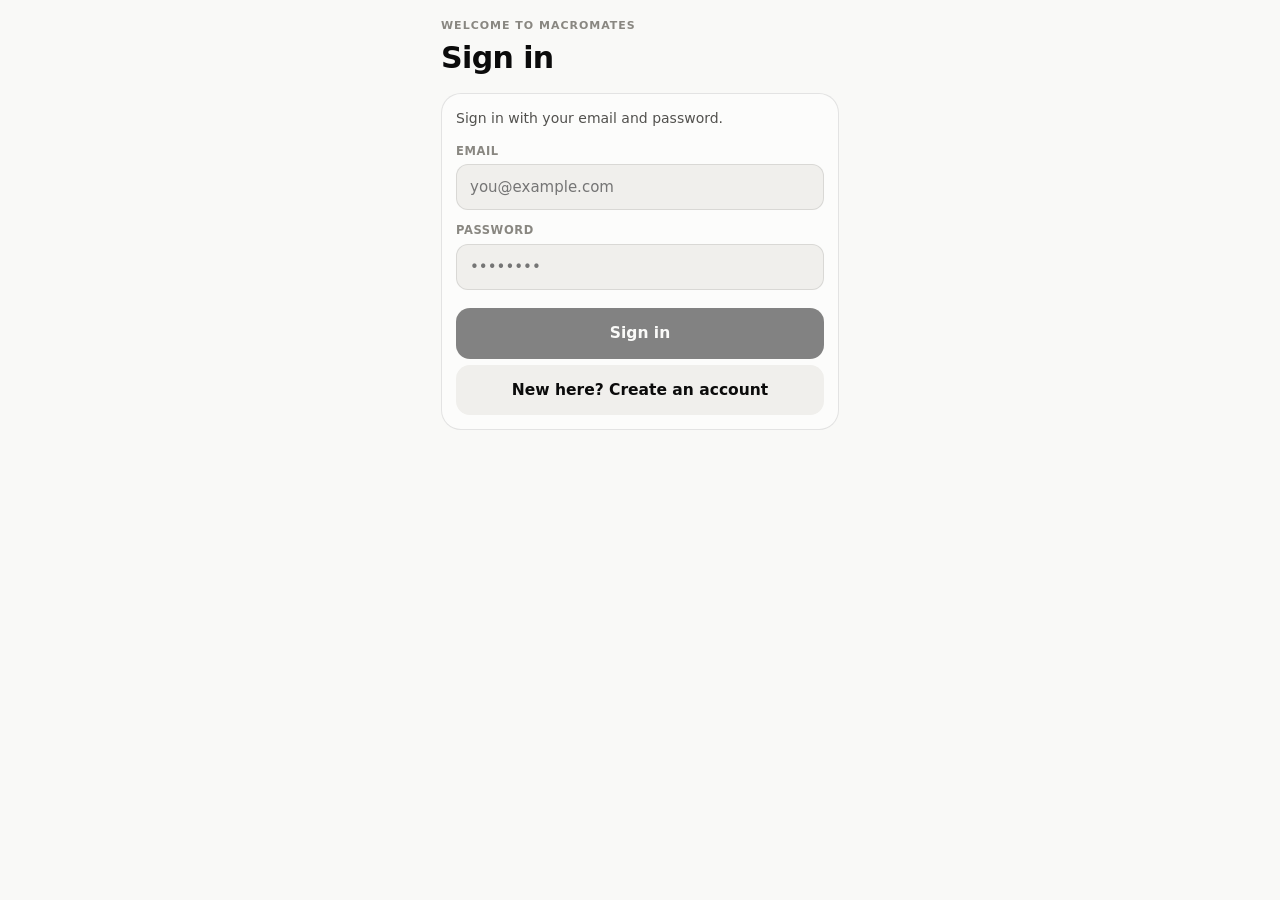
<file: index.html>
<!doctype html>
<html lang="en">
  <head>
    <meta charset="UTF-8" />
    <meta name="viewport" content="width=device-width, initial-scale=1.0, maximum-scale=1.0, user-scalable=no, viewport-fit=cover" />
    <meta name="apple-mobile-web-app-capable" content="yes" />
    <meta name="apple-mobile-web-app-status-bar-style" content="default" />
    <meta name="theme-color" content="#f9f9f7" media="(prefers-color-scheme: light)" />
    <meta name="theme-color" content="#0d0d0d" media="(prefers-color-scheme: dark)" />
    <link rel="apple-touch-icon" href="./icon-180.png" />
    <!-- Build stamp lives here, not in a hashed JS chunk: index.html is fetched
         every load anyway, so the Us-tab chunk keeps its hash across no-op
         deploys instead of forcing a re-download. Replaced by vite (v1.9.2). -->
    <meta name="build-time" content="2026-08-03T01:36:34.179Z" />
    <title>MacroMates</title>
    <script type="module" crossorigin src="./assets/index-C3Wjt3jo.js"></script>
    <link rel="modulepreload" crossorigin href="./assets/react-DieaS26h.js">
    <link rel="modulepreload" crossorigin href="./assets/supabase-D8U6jlOc.js">
    <link rel="stylesheet" crossorigin href="./assets/index-VXMHUj00.css">
  <link rel="manifest" href="./manifest.webmanifest"></head>
  <body>
    <div id="root"></div>
  </body>
</html>
</file>
<file: assets/index-VXMHUj00.css>
:root{--page:#f9f9f7;--surface:#fcfcfb;--surface2:#f0efec;--ink:#0b0b0b;--ink2:#52514e;--muted:#898781;--hair:#e1e0d9;--ring:#0b0b0b1a;--ben:#2a78d6;--mia:#eb6834;--good:#0ca30c;--good-ink:#006300;--warn:#fab219;--crit:#d03b3b;--warn-ink:#8a5b00;--shadow:0 10px 30px #0b0b0b1a}@media (prefers-color-scheme:dark){:root{--page:#0d0d0d;--surface:#1a1a19;--surface2:#242422;--ink:#fff;--ink2:#c3c2b7;--muted:#898781;--hair:#2c2c2a;--ring:#ffffff1a;--ben:#3987e5;--mia:#d95926;--good:#0ca30c;--good-ink:#0ca30c;--warn-ink:#fab219;--shadow:0 10px 30px #00000080}}*{box-sizing:border-box;-webkit-tap-highlight-color:transparent}html,body{background:var(--page);overscroll-behavior:none;height:100%;margin:0;padding:0;overflow:hidden}body{width:100%;color:var(--ink);touch-action:manipulation;font-family:-apple-system,system-ui,Segoe UI,Roboto,sans-serif;line-height:1.45;position:fixed;inset:0}#root{justify-content:center;height:100%;display:flex}button{font:inherit;color:inherit;cursor:pointer;background:0 0;border:0;padding:0}button:focus-visible,input:focus-visible,select:focus-visible{outline:2px solid var(--ben);outline-offset:2px;border-radius:6px}input,select{font:inherit;color:inherit}.num{font-variant-numeric:tabular-nums}.phone{background:var(--page);flex-direction:column;width:100%;max-width:430px;height:100dvh;display:flex;position:relative;overflow:hidden}.screen{overscroll-behavior:contain;-webkit-overflow-scrolling:touch;padding:18px 16px 28px;animation:.22s mm-fade;position:absolute;inset:0 0 76px;overflow-y:auto}.eyebrow{letter-spacing:.09em;text-transform:uppercase;color:var(--muted);font-size:11px;font-weight:700}h1.title{letter-spacing:-.02em;text-wrap:balance;margin:2px 0 14px;font-size:30px;font-weight:800}.sub{color:var(--ink2);font-size:14px}.card{background:var(--surface);border:1px solid var(--ring);border-radius:20px;padding:14px}button.card{transition:transform .12s,background-color .15s}button.card:active{transform:scale(.985)}.tabbar{z-index:6;background:color-mix(in srgb, var(--surface) 88%, transparent);-webkit-backdrop-filter:blur(14px);border-top:1px solid var(--ring);height:76px;padding-bottom:10px;display:flex;position:absolute;bottom:0;left:0;right:0}.tab{color:var(--muted);flex-direction:column;flex:1;justify-content:center;align-items:center;gap:3px;transition:color .15s,transform .12s;display:flex}.tab svg{width:23px;height:23px;transition:transform .15s}.tab .tl{font-size:10px;font-weight:700}.tab.sel{color:var(--ink)}.tab.sel svg{transform:translateY(-1px)scale(1.06)}.tab:active{transform:scale(.92)}.pname{align-items:center;gap:6px;font-size:14px;font-weight:700;display:flex}.dot{border-radius:50%;width:9px;height:9px;display:inline-block}.profile{margin-bottom:12px}.phead{align-items:center;gap:11px;margin-bottom:10px;display:flex}.avatar{color:#fff;border-radius:50%;flex-shrink:0;justify-content:center;align-items:center;width:42px;height:42px;font-size:17px;font-weight:800;display:flex}.phead .who{flex:1;min-width:0}.phead .nm{font-size:16px;font-weight:800}.phead .st{color:var(--muted);font-size:12px}.editbtn{color:var(--muted);border-radius:10px;padding:8px;font-size:12px;font-weight:700}.statrow{grid-template-columns:repeat(4,1fr);gap:6px;margin-bottom:10px;display:grid}.stat{background:var(--surface2);text-align:center;border-radius:12px;padding:8px 6px}.stat .v{font-size:14.5px;font-weight:800}.stat .k{color:var(--muted);letter-spacing:.04em;text-transform:uppercase;font-size:10px}.goalrow{text-align:left;background:var(--surface2);border-radius:12px;align-items:center;gap:8px;width:100%;padding:10px 12px;font-size:13.5px;display:flex}.macline{color:var(--ink2);margin-top:8px;font-size:12.5px}.mealline{grid-template-columns:repeat(4,1fr);gap:6px;margin-top:8px;display:grid}.backdrop{z-index:10;touch-action:none;background:#0b0b0b6b;animation:.25s mm-fade;position:absolute;inset:0}@media (prefers-color-scheme:dark){.backdrop{background:#0009}}.sheet{z-index:11;background:var(--surface);overscroll-behavior:contain;-webkit-overflow-scrolling:touch;max-height:88%;box-shadow:var(--shadow);touch-action:pan-y;will-change:transform;border-radius:24px 24px 0 0;padding:10px 18px 30px;animation:.3s cubic-bezier(.32,.72,.28,1) mm-sheet-up;position:absolute;bottom:0;left:0;right:0;overflow-y:auto}.grabber{background:var(--hair);border-radius:3px;width:38px;height:4.5px;margin:4px auto 14px}.sheet h2{letter-spacing:-.01em;margin:0 0 4px;font-size:20px;font-weight:800}.ssub{color:var(--ink2);margin-bottom:14px;font-size:13.5px}.field{margin-bottom:12px}.field label{letter-spacing:.05em;text-transform:uppercase;color:var(--muted);margin-bottom:5px;font-size:11.5px;font-weight:700;display:block}.field input,.field select{border:1px solid var(--ring);background:var(--surface2);border-radius:12px;width:100%;height:46px;padding:11px 13px;font-size:15px}.field input[type=date]{appearance:none;display:block}.field input[type=date]::-webkit-date-and-time-value{text-align:left;margin:0}.grid2{grid-template-columns:1fr 1fr;gap:9px;display:grid}.chips{scrollbar-width:none;-webkit-overflow-scrolling:touch;gap:7px;padding-bottom:10px;display:flex;overflow-x:auto}.chips::-webkit-scrollbar{display:none}.chip{border:1px solid var(--ring);background:var(--surface);color:var(--ink2);white-space:nowrap;border-radius:99px;padding:7px 13px;font-size:12.5px;font-weight:700;transition:background-color .15s,color .15s,border-color .15s,transform .12s}.chip.sel{background:var(--ink);color:var(--page);border-color:var(--ink)}.chip:active{transform:scale(.94)}.editbtn{transition:color .15s,transform .12s}.editbtn:active{transform:scale(.94)}.hint{color:var(--muted);margin:-4px 0 10px 2px;font-size:12.5px}.wpbadge{letter-spacing:.05em;text-transform:uppercase;color:var(--muted);background:var(--surface2);border-radius:99px;flex-shrink:0;padding:4px 9px;font-size:10px;font-weight:700}.primary{background:var(--ink);width:100%;color:var(--page);border-radius:14px;margin-top:6px;padding:14px;font-size:15.5px;font-weight:800;transition:transform .12s,opacity .15s}.primary.p2{background:var(--surface2);color:var(--ink)}.primary:active:not(:disabled){transform:scale(.98)}.notice{background:var(--surface2);border-radius:14px;margin:10px 0;padding:12px 14px;font-size:13.5px;font-weight:600}.notice.err{background:color-mix(in srgb, var(--crit) 10%, transparent);color:var(--crit)}.notice.ok{background:color-mix(in srgb, var(--good) 10%, transparent);color:var(--good-ink)}.notice.warn2{background:color-mix(in srgb, var(--warn) 14%, transparent);color:var(--ink)}.toast{background:var(--ink);color:var(--page);z-index:20;text-align:center;border-radius:99px;max-width:86%;padding:11px 18px;font-size:13.5px;font-weight:700;animation:.24s cubic-bezier(.32,.72,.28,1) mm-toast-in;position:absolute;bottom:96px;left:50%;transform:translate(-50%)}.installbar{z-index:8;background:var(--ink);color:var(--page);box-shadow:var(--shadow);border-radius:16px;align-items:center;gap:10px;padding:12px 14px;font-size:13px;animation:.3s cubic-bezier(.32,.72,.28,1) mm-rise;display:flex;position:absolute;bottom:84px;left:12px;right:12px}.installbar .x{opacity:.7;margin-left:auto;padding:2px 6px;font-size:18px;font-weight:700}.fab{z-index:5;background:var(--ink);width:56px;height:56px;color:var(--page);box-shadow:var(--shadow);border-radius:50%;justify-content:center;align-items:center;font-size:28px;line-height:1;transition:transform .12s;display:flex;position:absolute;bottom:92px;right:16px}.fab:active{transform:scale(.92)}.tile{background:var(--surface2);border-radius:12px;flex-shrink:0;justify-content:center;align-items:center;width:44px;height:44px;font-size:22px;display:flex}.sechead{justify-content:space-between;align-items:baseline;margin:18px 0 10px;display:flex}.sechead h2{margin:0;font-size:17px;font-weight:800}.skel{background:linear-gradient(100deg, var(--surface2) 35%, var(--hair) 50%, var(--surface2) 65%);background-size:220% 100%;border-radius:16px;animation:1.2s linear infinite mm-skel}@keyframes mm-skel{0%{background-position:200% 0}to{background-position:-20% 0}}@keyframes mm-fade{0%{opacity:0}to{opacity:1}}@keyframes mm-rise{0%{opacity:0;transform:translateY(12px)}to{opacity:1;transform:translateY(0)}}@keyframes mm-sheet-up{0%{transform:translateY(100%)}to{transform:translateY(0)}}@keyframes mm-toast-in{0%{opacity:0;transform:translate(-50%)translateY(10px)}to{opacity:1;transform:translate(-50%)translateY(0)}}@media (prefers-reduced-motion:reduce){*{transition:none!important;animation:none!important}}
</file>
